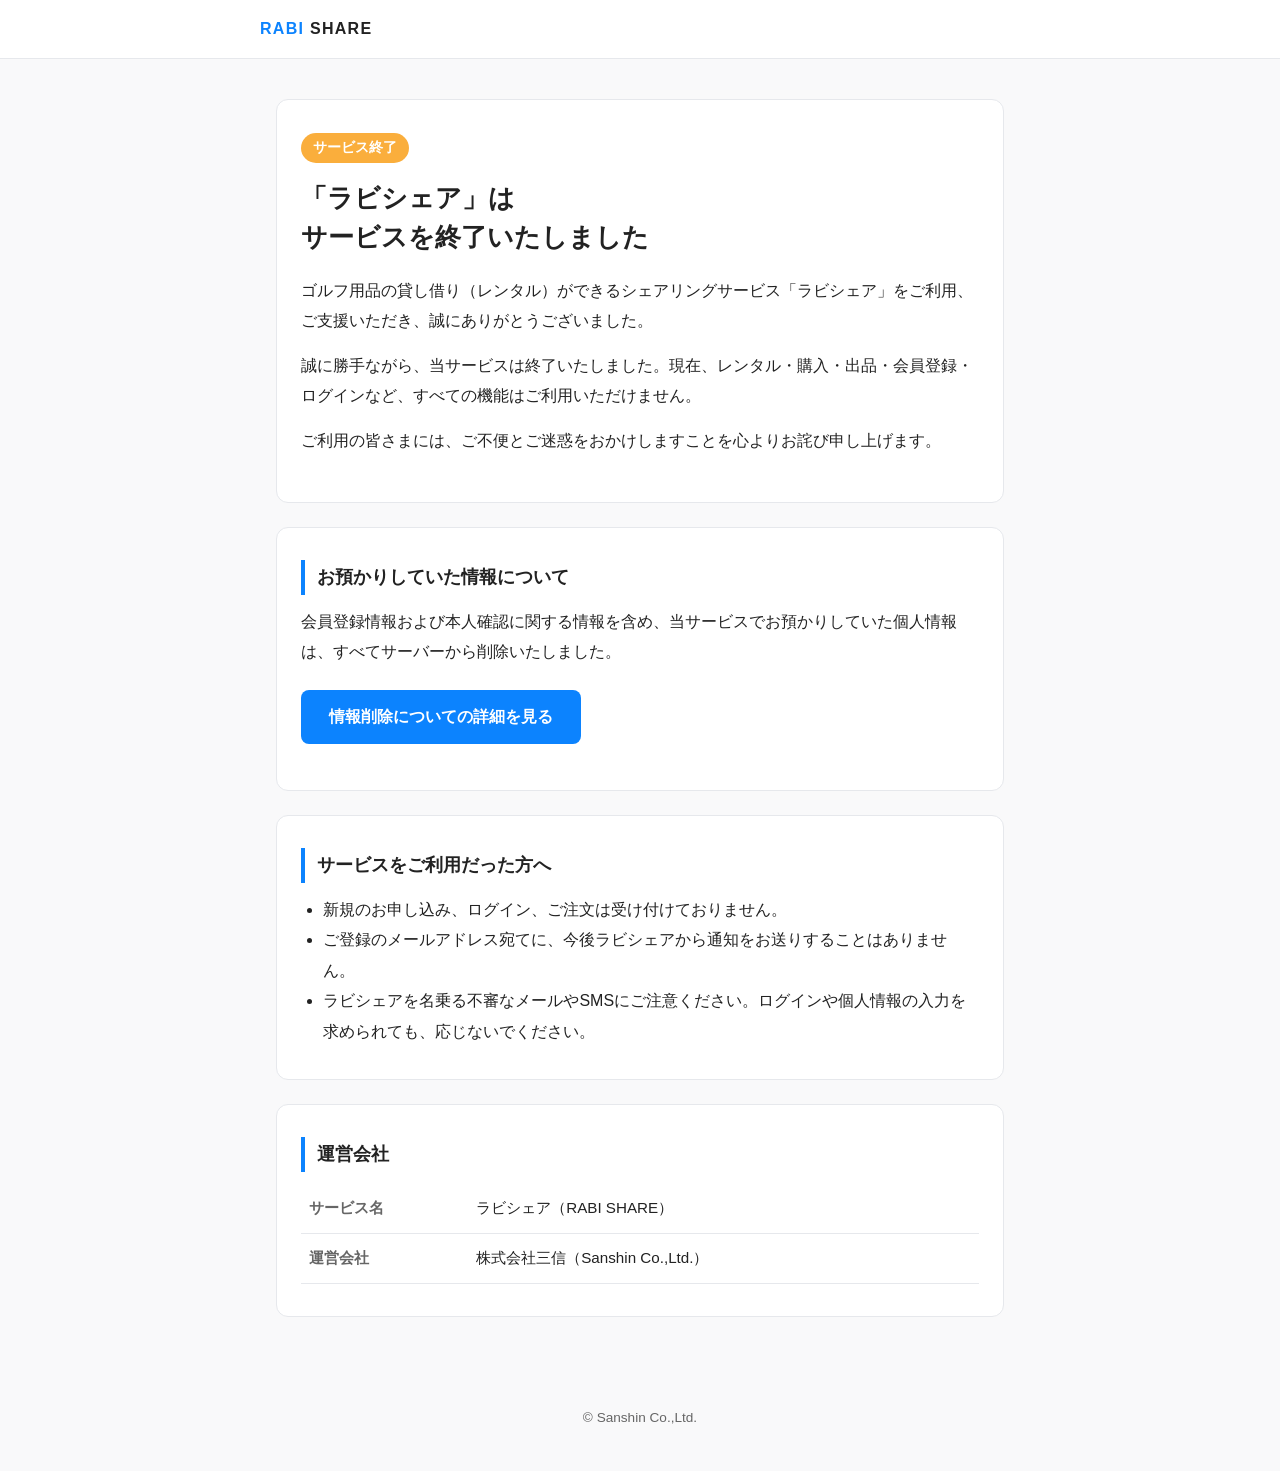
<file: index.html>
<!doctype html>
<html lang="ja">
<head>
<meta charset="utf-8">
<meta name="viewport" content="width=device-width,initial-scale=1">
<title>サービス終了のお知らせ｜ラビシェア</title>
<meta name="description" content="ゴルフ用品のシェアリングサービス「ラビシェア」は、サービスを終了いたしました。ご利用いただいた皆さまへ、終了のお知らせとお預かりしていた情報の取り扱いについてご案内します。">
<link rel="stylesheet" href="/style.css">
</head>
<body>
<header><a class="logo" href="/"><b>RABI</b> SHARE</a></header>
<main>
  <div class="card">
    <span class="badge">サービス終了</span>
    <h1>「ラビシェア」は<br>サービスを終了いたしました</h1>
    <p>ゴルフ用品の貸し借り（レンタル）ができるシェアリングサービス「ラビシェア」をご利用、ご支援いただき、誠にありがとうございました。</p>
    <p>誠に勝手ながら、当サービスは終了いたしました。現在、レンタル・購入・出品・会員登録・ログインなど、すべての機能はご利用いただけません。</p>
    <p>ご利用の皆さまには、ご不便とご迷惑をおかけしますことを心よりお詫び申し上げます。</p>
  </div>

  <div class="card">
    <h2>お預かりしていた情報について</h2>
    <p>会員登録情報および本人確認に関する情報を含め、当サービスでお預かりしていた個人情報は、すべてサーバーから削除いたしました。</p>
    <p><a class="btn" href="/data-deletion/">情報削除についての詳細を見る</a></p>
  </div>

  <div class="card">
    <h2>サービスをご利用だった方へ</h2>
    <ul>
      <li>新規のお申し込み、ログイン、ご注文は受け付けておりません。</li>
      <li>ご登録のメールアドレス宛てに、今後ラビシェアから通知をお送りすることはありません。</li>
      <li>ラビシェアを名乗る不審なメールやSMSにご注意ください。ログインや個人情報の入力を求められても、応じないでください。</li>
    </ul>
  </div>

  <div class="card">
    <h2>運営会社</h2>
    <table>
      <tr><th>サービス名</th><td>ラビシェア（RABI SHARE）</td></tr>
      <tr><th>運営会社</th><td>株式会社三信（Sanshin Co.,Ltd.）</td></tr>
    </table>
  </div>
</main>
<footer>&copy; Sanshin Co.,Ltd.</footer>
</body>
</html>
</file>
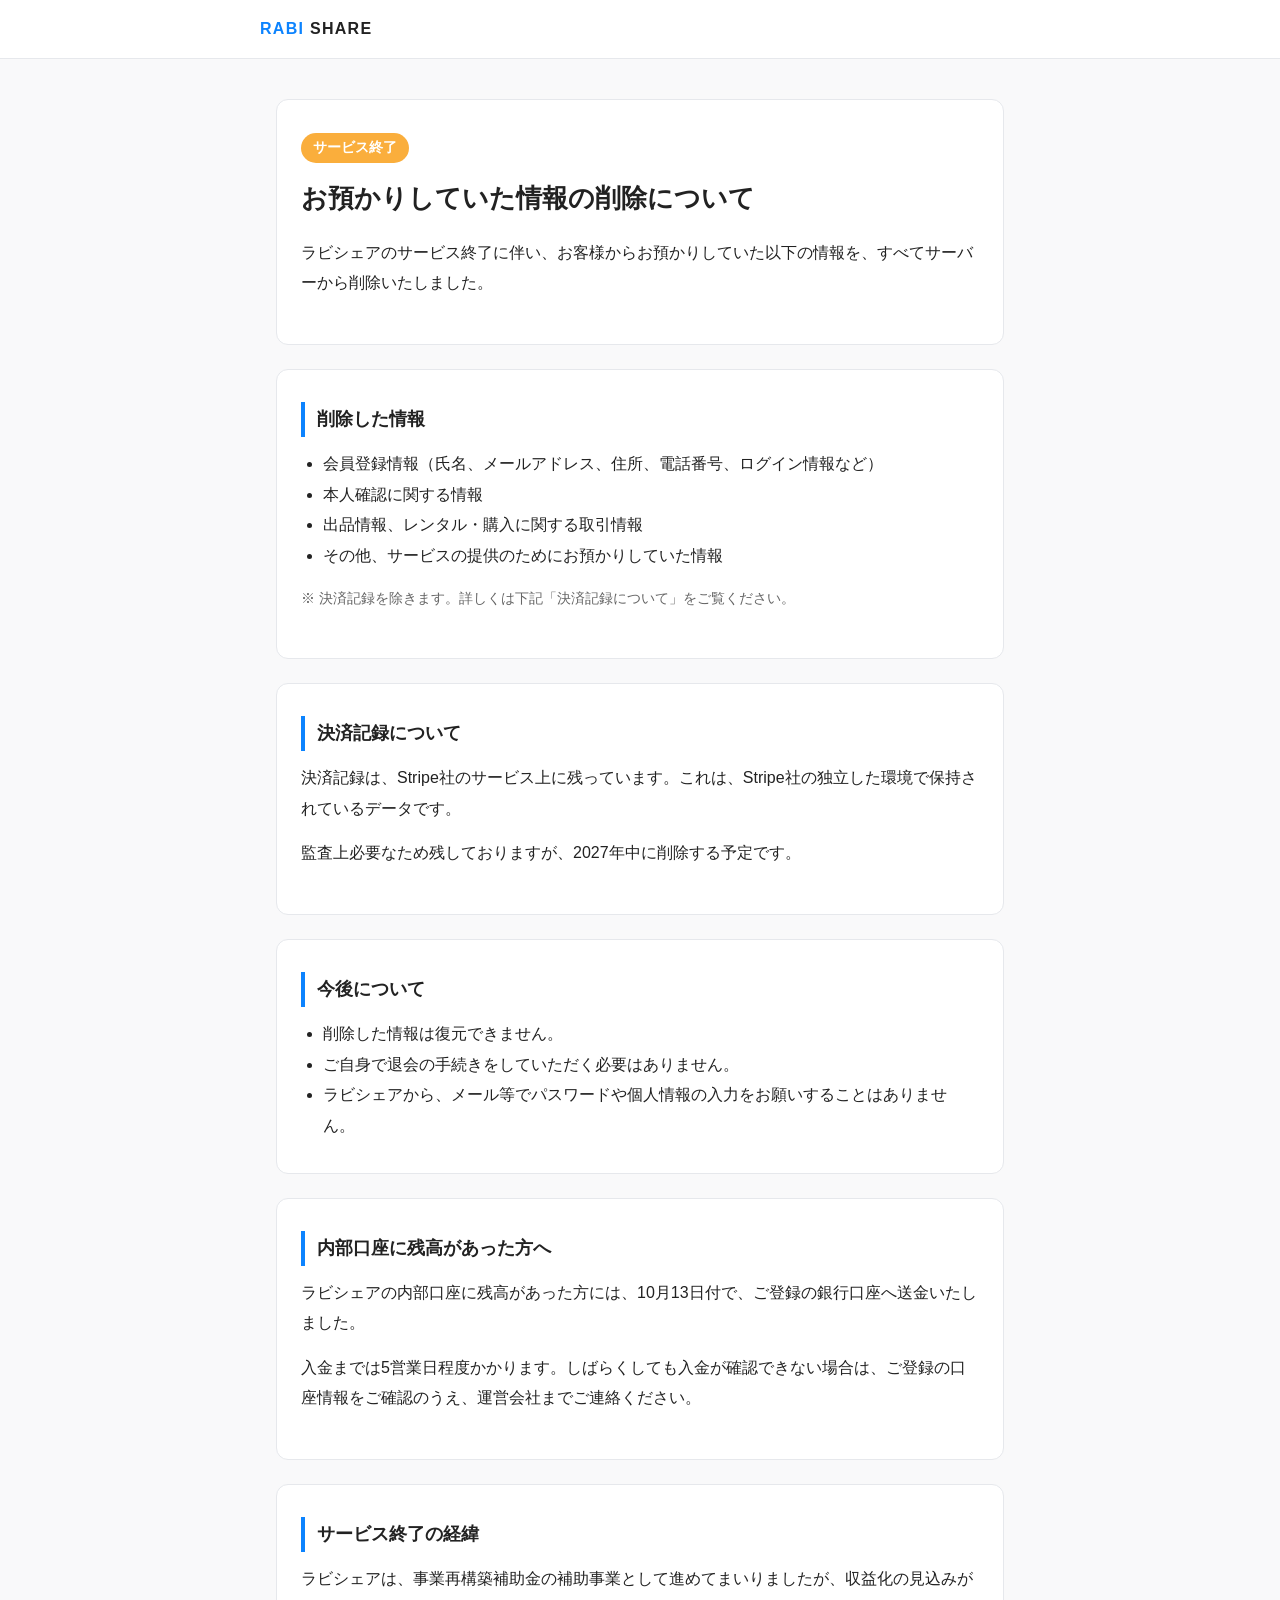
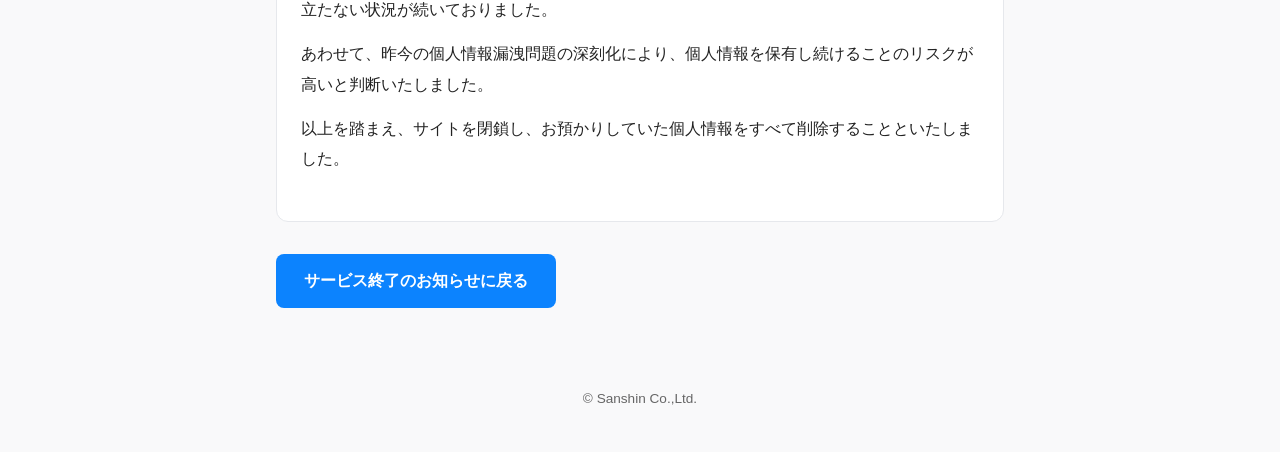
<file: data-deletion/index.html>
<!doctype html>
<html lang="ja">
<head>
<meta charset="utf-8">
<meta name="viewport" content="width=device-width,initial-scale=1">
<title>登録情報の削除について｜ラビシェア</title>
<meta name="description" content="ラビシェアのサービス終了に伴い、会員登録情報・本人確認情報などの個人情報をすべてサーバーから削除いたしました。">
<link rel="stylesheet" href="/style.css">
</head>
<body>
<header><a class="logo" href="/"><b>RABI</b> SHARE</a></header>
<main>
  <div class="card">
    <span class="badge">サービス終了</span>
    <h1>お預かりしていた情報の削除について</h1>
    <p>ラビシェアのサービス終了に伴い、お客様からお預かりしていた以下の情報を、すべてサーバーから削除いたしました。</p>
  </div>

  <div class="card">
    <h2>削除した情報</h2>
    <ul>
      <li>会員登録情報（氏名、メールアドレス、住所、電話番号、ログイン情報など）</li>
      <li>本人確認に関する情報</li>
      <li>出品情報、レンタル・購入に関する取引情報</li>
      <li>その他、サービスの提供のためにお預かりしていた情報</li>
    </ul>
    <p class="note" style="margin-top:14px">※ 決済記録を除きます。詳しくは下記「決済記録について」をご覧ください。</p>
  </div>

  <div class="card">
    <h2>決済記録について</h2>
    <p>決済記録は、Stripe社のサービス上に残っています。これは、Stripe社の独立した環境で保持されているデータです。</p>
    <p>監査上必要なため残しておりますが、2027年中に削除する予定です。</p>
  </div>

  <div class="card">
    <h2>今後について</h2>
    <ul>
      <li>削除した情報は復元できません。</li>
      <li>ご自身で退会の手続きをしていただく必要はありません。</li>
      <li>ラビシェアから、メール等でパスワードや個人情報の入力をお願いすることはありません。</li>
    </ul>
  </div>

  <div class="card">
    <h2>内部口座に残高があった方へ</h2>
    <p>ラビシェアの内部口座に残高があった方には、10月13日付で、ご登録の銀行口座へ送金いたしました。</p>
    <p>入金までは5営業日程度かかります。しばらくしても入金が確認できない場合は、ご登録の口座情報をご確認のうえ、運営会社までご連絡ください。</p>
  </div>

  <div class="card">
    <h2>サービス終了の経緯</h2>
    <p>ラビシェアは、事業再構築補助金の補助事業として進めてまいりましたが、収益化の見込みが立たない状況が続いておりました。</p>
    <p>あわせて、昨今の個人情報漏洩問題の深刻化により、個人情報を保有し続けることのリスクが高いと判断いたしました。</p>
    <p>以上を踏まえ、サイトを閉鎖し、お預かりしていた個人情報をすべて削除することといたしました。</p>
  </div>

  <p><a class="btn" href="/">サービス終了のお知らせに戻る</a></p>
</main>
<footer>&copy; Sanshin Co.,Ltd.</footer>
</body>
</html>
</file>
<file: style.css>
:root{--blue:#0c83fe;--orange:#faae3c;--ink:#222;--sub:#666;--line:#e6e8ec;--bg:#f9f9fa}
*{box-sizing:border-box}
body{margin:0;color:var(--ink);background:var(--bg);font-family:"Hiragino Sans","Yu Gothic UI","Meiryo",sans-serif;line-height:1.9}
header{background:#fff;border-bottom:1px solid var(--line);padding:14px 16px}
.logo{max-width:760px;margin:0 auto;font-weight:800;letter-spacing:.08em;color:var(--ink);text-decoration:none;display:block}
.logo b{color:var(--blue)}
main{max-width:760px;margin:0 auto;padding:40px 16px 64px}
.card{background:#fff;border:1px solid var(--line);border-radius:12px;padding:32px 24px;margin-bottom:24px}
.badge{display:inline-block;background:var(--orange);color:#fff;font-weight:700;font-size:.85rem;padding:2px 12px;border-radius:99px}
h1{font-size:1.6rem;line-height:1.5;margin:16px 0 20px}
h2{font-size:1.15rem;margin:0 0 12px;padding-left:12px;border-left:4px solid var(--blue)}
p{margin:0 0 14px}
ul{margin:0;padding-left:1.4em}
.btn{display:inline-block;background:var(--blue);color:#fff;text-decoration:none;font-weight:700;padding:12px 28px;border-radius:8px;margin-top:8px}
.btn:hover{opacity:.9}
.note{color:var(--sub);font-size:.9rem}
table{width:100%;border-collapse:collapse;font-size:.95rem}
th,td{text-align:left;padding:10px 8px;border-bottom:1px solid var(--line);vertical-align:top}
th{width:11em;color:var(--sub);font-weight:600}
footer{text-align:center;color:var(--sub);font-size:.85rem;padding:0 16px 40px}
@media(max-width:480px){h1{font-size:1.35rem}.card{padding:24px 16px}th{width:8em}}
</file>
